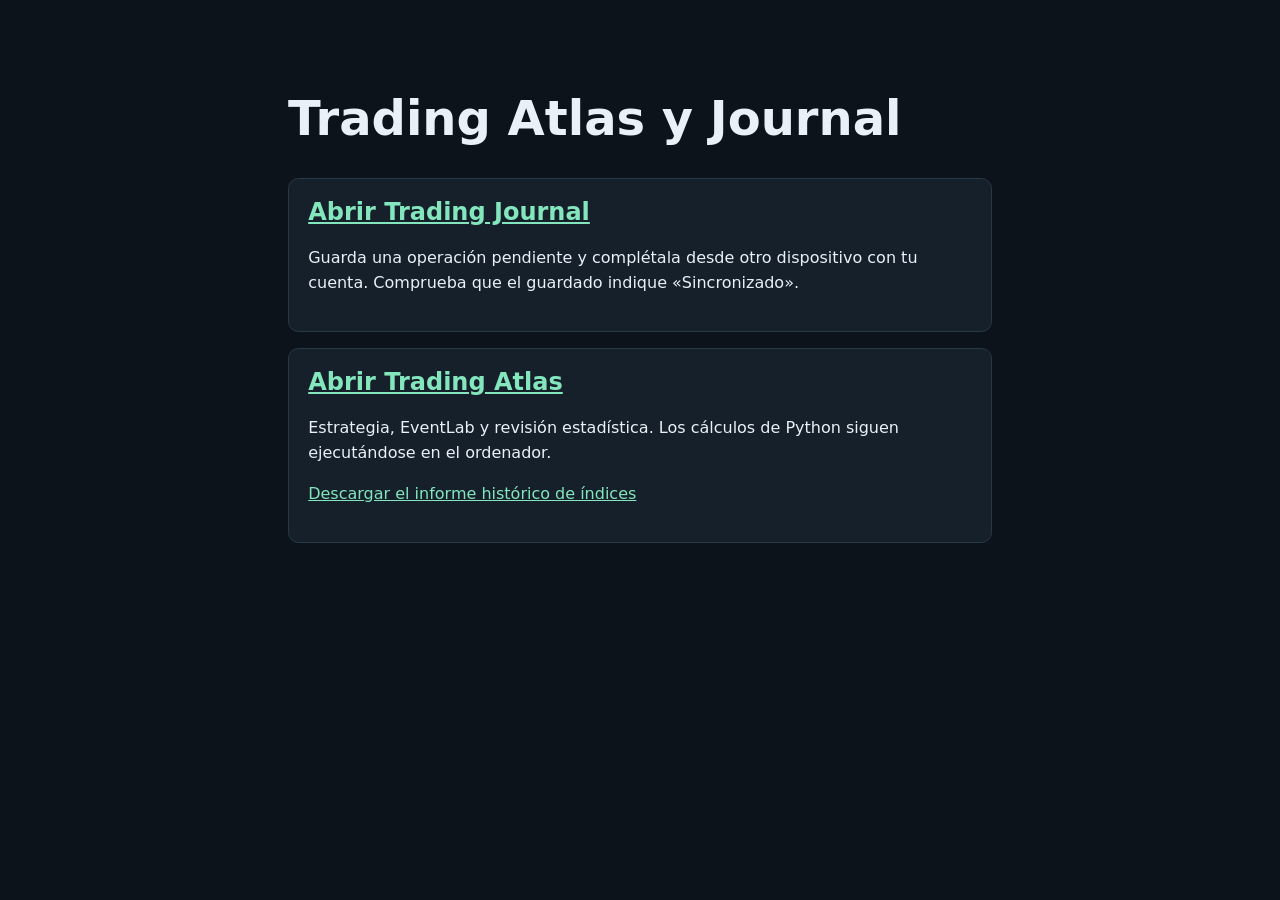
<file: trading/index.html>
<!doctype html>
<html lang="es">
<meta charset="utf-8">
<meta name="viewport" content="width=device-width,initial-scale=1">
<title>Trading Atlas y Journal</title>
<style>
:root{color-scheme:dark;background:#0c131b;color:#e9f0f7;font:16px system-ui}
body{max-width:44rem;margin:10vh auto;padding:0 1rem}h1{font-size:clamp(2rem,6vw,3rem)}
section{background:#15202b;border:1px solid #283948;border-radius:.65rem;padding:1.2rem;margin:1rem 0}
a{color:#83e6bd}p{line-height:1.55}h2{margin-top:0}
</style>
<main>
<h1>Trading Atlas y Journal</h1>
<section>
<h2><a href="journal.html">Abrir Trading Journal</a></h2>
<p>Guarda una operación pendiente y complétala desde otro dispositivo con tu cuenta. Comprueba que el guardado indique «Sincronizado».</p>
</section>
<section>
<h2><a href="atlas/Trading-Atlas.html">Abrir Trading Atlas</a></h2>
<p>Estrategia, EventLab y revisión estadística. Los cálculos de Python siguen ejecutándose en el ordenador.</p>
<p><a href="atlas/historia_indices.json" download>Descargar el informe histórico de índices</a></p>
</section>
</main>
</html>
</file>
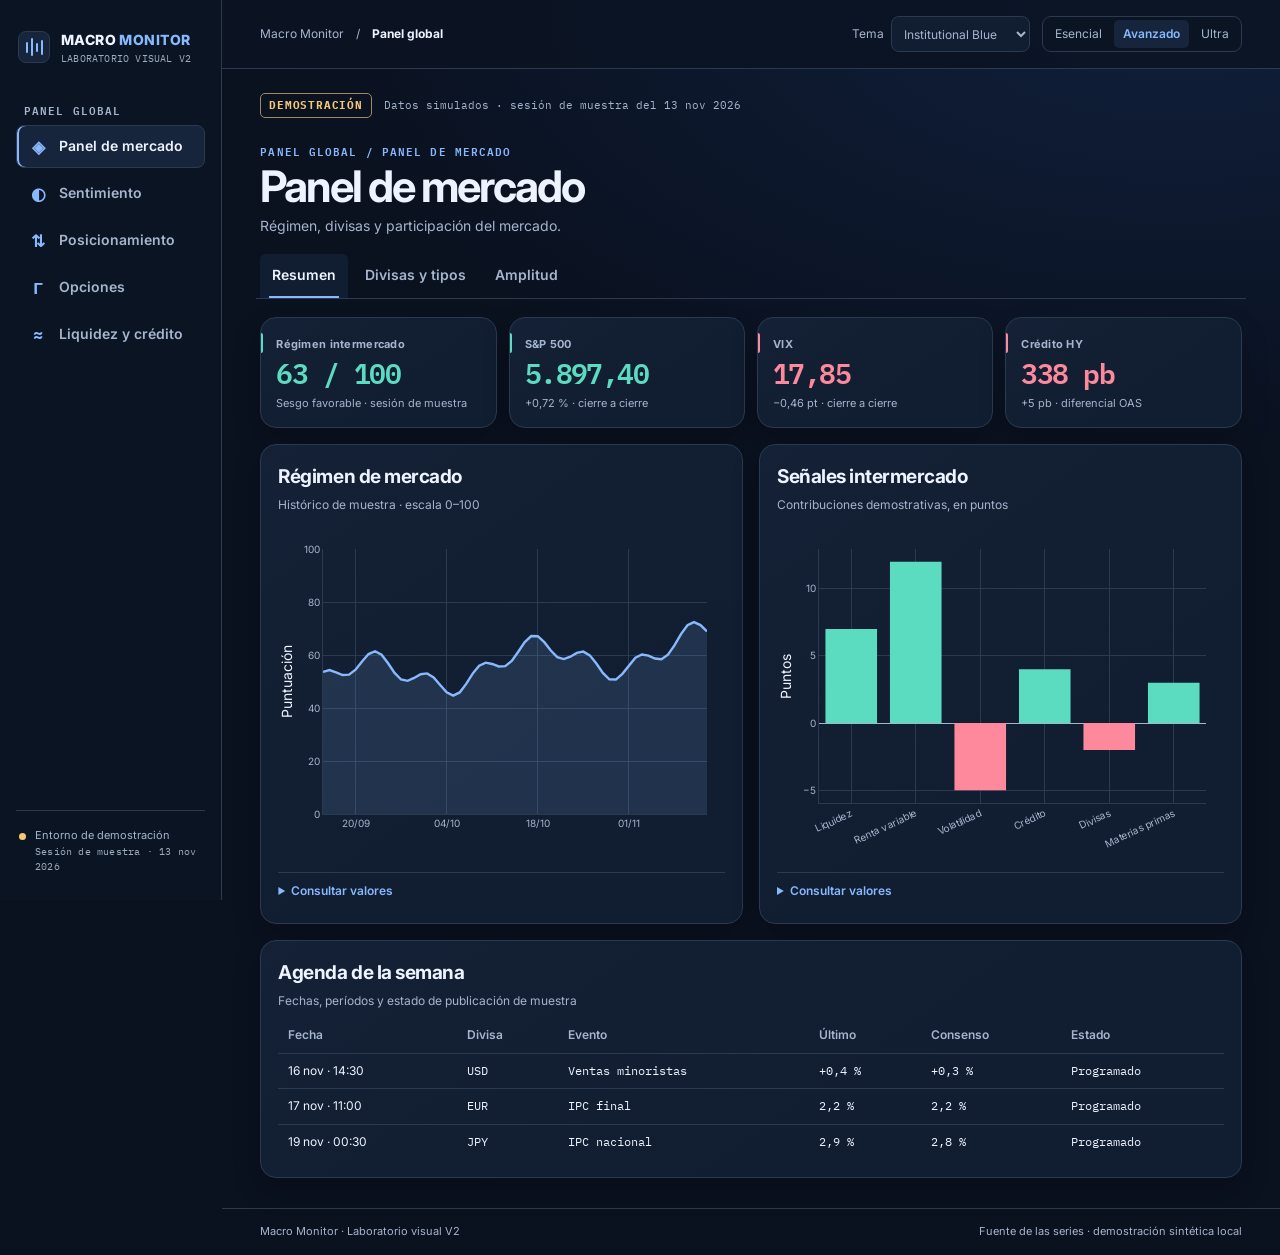
<file: design-lab-v2.html>
<!doctype html>
<html lang="es" data-theme="institutional" data-mode="advanced">
<head>
  <meta charset="utf-8">
  <meta name="viewport" content="width=device-width, initial-scale=1">
  <meta name="description" content="Laboratorio visual independiente de Macro Monitor con datos de demostración.">
  <title>Macro Monitor · Laboratorio visual V2</title>
  <link rel="stylesheet" href="design-lab-v2.css">
  <script defer src="design-lab-v2.js"></script>
</head>
<body>
  <a class="skip" href="#main">Saltar al contenido</a>
  <div class="shell">
    <aside class="sidebar" aria-label="Navegación principal">
      <a class="brand" href="#mercado/resumen" aria-label="Macro Monitor, resumen"><span class="brand-mark" aria-hidden="true"><i></i><i></i><i></i><i></i></span><span>MACRO<span class="brand-accent">MONITOR</span><small>LABORATORIO VISUAL V2</small></span></a>
      <div class="nav-caption">PANEL GLOBAL</div>
      <nav id="modules" aria-label="Módulos"></nav>
      <div class="sidebar-foot"><span class="status-dot" aria-hidden="true"></span><div>Entorno de demostración<small>Sesión de muestra · 13 nov 2026</small></div></div>
    </aside>
    <div class="workspace">
      <header class="topbar">
        <div class="context"><span>Macro Monitor</span><span aria-hidden="true">/</span><strong>Panel global</strong></div>
        <div class="preferences">
          <label>Tema <select id="theme" aria-label="Tema visual">
            <option value="graphite">Graphite Pro</option><option value="carbon">Carbon Turquoise</option>
            <option value="institutional" selected>Institutional Blue</option><option value="gold">Obsidian Gold</option><option value="mystic">Mystic Carbon</option>
          </select></label>
          <fieldset id="modes" class="segmented"><legend class="sr-only">Modo de presentación</legend>
            <label><input type="radio" name="mode" value="essential"><span>Esencial</span></label>
            <label><input type="radio" name="mode" value="advanced" checked><span>Avanzado</span></label>
            <label><input type="radio" name="mode" value="ultra"><span>Ultra</span></label>
          </fieldset>
        </div>
      </header>
      <main id="main" tabindex="-1">
        <div class="demo-banner"><strong>DEMOSTRACIÓN</strong><span>Datos simulados · sesión de muestra del 13 nov 2026</span></div>
        <header class="page-heading"><div><p class="eyebrow" id="section-label"></p><h1 id="section-title">Panel de mercado</h1><p id="section-description"></p></div></header>
        <div id="subtabs" class="subtabs" role="tablist" aria-label="Apartados del módulo"></div>
        <div id="panels"></div>
        <noscript>Activa JavaScript para abrir el laboratorio interactivo.</noscript>
      </main>
      <footer class="footer"><span>Macro Monitor · Laboratorio visual V2</span><span>Fuente de las series · demostración sintética local</span></footer>
    </div>
  </div>
  <div class="sr-only" id="announcement" role="status"></div>
</body>
</html>
</file>
<file: design-lab-v2.css>
@import url('https://fonts.googleapis.com/css2?family=IBM+Plex+Mono:wght@400;500;600&family=Inter:wght@400;500;600;700;800&display=swap');

:root {
  color-scheme: dark;
  --bg:#0a111f; --rail:#0b1423; --panel:#111d30; --raised:#17253c;
  --line:#2a3a50; --ink:#edf3ff; --muted:#a5b5ce; --dim:#9bacbf;
  --accent:#88b9ff; --accent-2:#9b9dff; --glow:#234c94; --halo:24%;
  --radius:16px; --positive:#5bdbc0; --negative:#ff899c;
  --amber:#f5c878; --mono:"IBM Plex Mono",Consolas,monospace;
  --font:Inter,system-ui,sans-serif; --motion:220ms; --shadow:0 12px 28px #0003;
}
[data-theme="graphite"] {
  --bg:#111215; --rail:#141519; --panel:#1b1d23; --raised:#252832;
  --line:#3b3e47; --ink:#f2f3f7; --muted:#bfc2cd; --dim:#aaafbd;
  --accent:#d9e1f4; --accent-2:#b0a7e7; --glow:#45495a; --halo:12%; --radius:11px;
}
[data-theme="carbon"] {
  --bg:#081411; --rail:#0b1916; --panel:#122420; --raised:#1b302a;
  --line:#2b4940; --ink:#effaf4; --muted:#abc6bb; --dim:#9ab6aa;
  --accent:#6ce3ce; --accent-2:#94c5ff; --glow:#126d58; --halo:19%; --radius:14px;
}
[data-theme="gold"] {
  --bg:#15110c; --rail:#19140e; --panel:#231c14; --raised:#302619;
  --line:#4a3b28; --ink:#f9f1e0; --muted:#cbbba3; --dim:#b9aa92;
  --accent:#f0cd88; --accent-2:#e6a990; --glow:#845821; --halo:19%; --radius:12px;
}
[data-theme="mystic"] {
  --bg:#080e1a; --rail:#0b1220; --panel:#111c2d; --raised:#172940;
  --line:#294659; --ink:#e8f7ff; --muted:#a7c0d4; --dim:#9ab4c6;
  --accent:#5be5ff; --accent-2:#b1a2ff; --glow:#16607c; --halo:24%; --radius:9px;
}
[data-mode="essential"] { --motion:0ms; --shadow:none; --halo:0%; }
[data-mode="ultra"] { --motion:340ms; --shadow:0 18px 38px #0006, inset 0 1px 0 #ffffff0b; }
* { box-sizing:border-box; }
body { margin:0; min-width:320px; background:var(--bg); color:var(--ink); font:14px/1.55 var(--font); }
html { scrollbar-color:var(--line) var(--bg); }
button, select { font:inherit; color:inherit; }
button, select, summary { cursor:pointer; }
button, select { border:1px solid var(--line); border-radius:8px; background:var(--panel); }
button { padding:.48rem .68rem; }
button:hover, select:hover { border-color:var(--accent); }
a { color:inherit; text-decoration:none; }
:focus-visible { outline:2px solid var(--accent); outline-offset:3px; }
[hidden] { display:none !important; }
.sr-only, .skip:not(:focus) { position:absolute; width:1px; height:1px; padding:0; overflow:hidden; clip-path:inset(50%); white-space:nowrap; }
.skip:focus { position:fixed; inset:12px auto auto 12px; z-index:10; padding:10px; background:var(--panel); }
.shell { display:grid; grid-template-columns:222px minmax(0,1fr); min-height:100vh; }
.sidebar { position:sticky; top:0; height:100dvh; display:flex; flex-direction:column; gap:16px; padding:26px 16px; border-right:1px solid var(--line); background:var(--rail); }
.brand { display:flex; align-items:center; gap:11px; font-size:14px; font-weight:800; letter-spacing:.035em; white-space:nowrap; padding:3px 2px; }
.brand small,.sidebar-foot small { display:block; font:10px/1.5 var(--mono); letter-spacing:.02em; color:var(--dim); }
.brand-accent { color:var(--accent); margin-left:3px; }
.brand-mark { width:32px; height:32px; flex:none; display:flex; align-items:center; justify-content:center; gap:3px; border:1px solid var(--line); border-radius:8px; color:var(--accent); background:var(--raised); }
.brand-mark i { display:block; width:2px; height:11px; border-radius:2px; background:currentColor; }
.brand-mark i:nth-child(2) { height:18px; }.brand-mark i:nth-child(3) { height:9px; }.brand-mark i:nth-child(4) { height:15px; }
.nav-caption, .eyebrow { color:var(--accent); font:600 11px/1.55 var(--mono); letter-spacing:.1em; }
.nav-caption { margin:16px 8px -9px; color:var(--muted); }
#modules { display:grid; gap:4px; }
.module { display:flex; gap:10px; align-items:center; min-height:43px; padding:9px 10px; border:1px solid transparent; border-radius:8px; color:var(--muted); font-weight:600; transition:background var(--motion), color var(--motion); }
.module:hover { background:var(--panel); color:var(--ink); }
.module[aria-current] { background:var(--raised); border-color:var(--line); color:var(--ink); box-shadow:inset 2px 0 var(--accent); }
.module-icon { color:var(--accent); width:1.3em; text-align:center; font-family:var(--mono); font-size:17px; line-height:1; }
.sidebar-foot { margin-top:auto; display:flex; gap:9px; align-items:flex-start; border-top:1px solid var(--line); padding:16px 3px 0; font-size:11px; color:var(--muted); }
.status-dot { background:var(--amber); border-radius:50%; width:7px; height:7px; margin-top:6px; flex:none; }
.workspace { min-width:0; background:radial-gradient(ellipse 85% 460px at 90% 0%, color-mix(in srgb,var(--glow) var(--halo),transparent),transparent); }
.topbar { min-height:69px; padding:12px clamp(16px,3vw,44px); border-bottom:1px solid var(--line); display:flex; align-items:center; justify-content:space-between; gap:15px; background:color-mix(in srgb,var(--rail) 84%,transparent); }
.context,.preferences { display:flex; align-items:center; gap:12px; }
.context { color:var(--muted); font-size:12px; white-space:nowrap; }.context strong { color:var(--ink); }
.preferences { flex-wrap:wrap; }.preferences>label { color:var(--muted); font-size:12px; display:flex; gap:7px; align-items:center; }
select { min-height:36px; padding:5px 8px; max-width:100%; }
.segmented { margin:0; min-inline-size:0; display:flex; gap:3px; padding:3px; border:1px solid var(--line); border-radius:9px; background:var(--rail); }
.segmented label { position:relative; cursor:pointer; }
.segmented input { position:absolute; inset:0; opacity:0; margin:0; cursor:pointer; width:100%; height:100%; }
.segmented span { display:block; padding:5px 9px; border-radius:5px; color:var(--muted); font-size:12px; transition:background var(--motion),color var(--motion); }
.segmented input:checked+span { background:var(--raised); color:var(--accent); font-weight:600; }
.segmented input:focus-visible+span { outline:2px solid var(--accent); }
main { max-width:1560px; margin:auto; padding:24px clamp(16px,3vw,44px) 30px; }
.demo-banner { display:flex; align-items:center; flex-wrap:wrap; gap:7px 12px; color:var(--muted); font:11px/1.5 var(--mono); }
.demo-banner strong { padding:3px 8px; border:1px solid color-mix(in srgb,var(--amber) 56%,var(--line)); border-radius:5px; color:var(--amber); letter-spacing:.07em; }
.page-heading { margin:24px 0 14px; }
.page-heading p,.panel-head p,.card p { margin:0; color:var(--muted); }
.page-heading .eyebrow { margin-bottom:4px; color:var(--accent); }
h1,h2,h3,p { overflow-wrap:anywhere; }
h1 { margin:0 0 5px; font-size:clamp(29px,3.4vw,49px); letter-spacing:-.045em; line-height:1.08; }
h2 { margin:0; font-size:19px; letter-spacing:-.025em; }
h3 { margin:0; font-size:14px; }
.subtabs { display:flex; gap:5px; overflow-x:auto; padding:4px 4px 0; margin:0 -4px 18px; border-bottom:1px solid var(--line); }
.subtabs button { position:relative; flex:none; padding:10px 12px 12px; border:0; background:transparent; color:var(--muted); border-radius:5px 5px 0 0; font-weight:600; }
.subtabs button:hover,.subtabs button[aria-selected="true"] { color:var(--ink); background:var(--panel); }
.subtabs button::after { content:""; position:absolute; inset:auto 9px 0; height:2px; background:var(--accent); transform:scaleX(0); transition:transform var(--motion) ease; }
.subtabs button[aria-selected="true"]::after { transform:scaleX(1); }
.panel-content { display:grid; gap:16px; }
#panels { position:relative; }
.panel-content.enter { animation:enter var(--motion) ease-out both; }
@keyframes enter { from { opacity:.3; transform:translateY(5px); } to { opacity:1; transform:translateY(0); } }
[data-mode="ultra"] .panel-content.enter { animation-name:enter-ultra; }
@keyframes enter-ultra { from { opacity:0; transform:translateY(9px); } to { opacity:1; transform:translateY(0); } }
.panel-content[hidden].exiting { display:grid !important; position:absolute; inset:0; align-content:start; overflow:clip; pointer-events:none; z-index:1; }
@media (prefers-reduced-motion:reduce) { .panel-content[hidden].exiting { display:none !important; } }
.metric-grid { display:grid; grid-template-columns:repeat(4,minmax(0,1fr)); gap:12px; }
.grid-two { display:grid; grid-template-columns:repeat(2,minmax(0,1fr)); gap:16px; align-items:start; }
.card { min-width:0; position:relative; border:1px solid var(--line); border-radius:var(--radius); padding:17px; background:var(--panel); box-shadow:var(--shadow); }
:root:not([data-mode="essential"]) .card { background:linear-gradient(145deg,color-mix(in srgb,var(--raised) 48%,var(--panel)),var(--panel) 65%); }
[data-theme="graphite"]:not([data-mode="essential"]) .card { background:linear-gradient(180deg,var(--raised),var(--panel) 45%); }
[data-theme="mystic"] .card { border-top-color:color-mix(in srgb,var(--accent) 30%,var(--line)); }
[data-theme="gold"] .metric { box-shadow:inset 0 1px color-mix(in srgb,var(--accent) 18%,transparent),var(--shadow); }
.metric { padding:14px 15px; min-height:110px; transition:transform var(--motion), border-color var(--motion); }
.metric::before { content:""; position:absolute; height:20px; width:2px; left:0; top:15px; background:var(--accent); border-radius:0 2px 2px 0; }
.metric .label { color:var(--muted); font-size:11px; font-weight:700; letter-spacing:.025em; }
.metric .value { display:block; margin:2px 0; font:600 clamp(19px,2.2vw,30px)/1.2 var(--mono); letter-spacing:-.055em; }
.metric small, .hint, .footnote { color:var(--muted); font-size:11px; }
.metric[data-tone="up"]::before { background:var(--positive); }.metric[data-tone="down"]::before { background:var(--negative); }
.up { color:var(--positive); }.down { color:var(--negative); }.accent { color:var(--accent); }
@media (hover:hover) and (pointer:fine) {
  [data-mode="advanced"] .metric:hover { transform:translateY(-2px); border-color:var(--accent); }
  [data-mode="ultra"] .metric:hover { transform:perspective(720px) translateY(-4px) rotateX(4deg); border-color:var(--accent); }
  [data-mode="ultra"] .metric:hover::after { content:""; position:absolute; inset:0; pointer-events:none; border-radius:inherit; background:radial-gradient(ellipse 210px 130px at var(--px,50%) var(--py,0%),color-mix(in srgb,var(--accent) 13%,transparent),transparent); }
}
.panel-head { display:flex; justify-content:space-between; align-items:flex-start; gap:10px; padding-bottom:8px; flex-wrap:wrap; }
.panel-head p { font-size:12px; max-width:70ch; margin-top:4px; }
.controls { display:flex; flex-wrap:wrap; align-items:center; gap:6px; color:var(--muted); }
.controls label { display:flex; align-items:center; gap:5px; font-size:12px; }
.controls button,.copy { font-size:12px; min-height:36px; }
.controls button[aria-pressed="true"] { color:var(--accent); background:var(--raised); border-color:var(--accent); }
.chart { width:100%; height:340px; min-width:0; }
.chart.tall { height:440px; }
.chart-status { padding:20px 0; color:var(--muted); }
.chart .modebar { z-index:1 !important; }
.table-scroll { overflow:auto; }
table { border-collapse:collapse; width:100%; font-size:12px; white-space:nowrap; }
th,td { padding:8px 10px; text-align:left; border-bottom:1px solid var(--line); }
th { color:var(--muted); font-weight:600; }
td + td { font-family:var(--mono); }
tbody tr:last-child td { border-bottom:0; }
details { margin-top:10px; border-top:1px solid var(--line); padding-top:9px; }
summary { color:var(--accent); font-weight:600; font-size:12px; min-height:24px; }
.copy { position:absolute; top:7px; right:7px; padding:2px 6px; min-height:29px; }
.metric:has(.copy) .label { display:block; padding-right:52px; }
.footer { display:flex; justify-content:space-between; flex-wrap:wrap; gap:6px 15px; padding:14px clamp(16px,3vw,44px); border-top:1px solid var(--line); color:var(--muted); font-size:11px; }
@media (max-width:1050px) {
  .shell { grid-template-columns:177px minmax(0,1fr); }
  .sidebar { padding-inline:10px; }.metric-grid { grid-template-columns:repeat(2,minmax(0,1fr)); }
  .context { display:none; }.topbar { justify-content:flex-end; }
}
@media (max-width:740px) {
  .shell { display:block; }.sidebar { height:auto; position:static; padding:13px 14px 8px; gap:7px; border-right:0; border-bottom:1px solid var(--line); }
  .brand { padding:2px 4px 5px; }.nav-caption,.sidebar-foot { display:none; }
  #modules { display:flex; overflow:auto; padding:3px; margin:0 -3px; }
  .module { white-space:nowrap; min-height:42px; font-size:12px; }
  .module[aria-current] { box-shadow:inset 0 -2px var(--accent); }
  .topbar { justify-content:flex-start; padding-block:8px; }.preferences { gap:7px 12px; }
  main { padding-top:16px; }.page-heading { margin-top:20px; }
  .grid-two { grid-template-columns:minmax(0,1fr); }
  .card { padding:13px; }.metric-grid { gap:8px; }.metric { min-height:97px; }
  .chart { height:320px; }.chart.tall { height:395px; }
}
@media (prefers-reduced-motion:reduce) {
  *,*::before,*::after { animation:none !important; transition:none !important; scroll-behavior:auto !important; }
  .metric:hover { transform:none !important; }
  .metric::after { display:none; }
}
</file>
